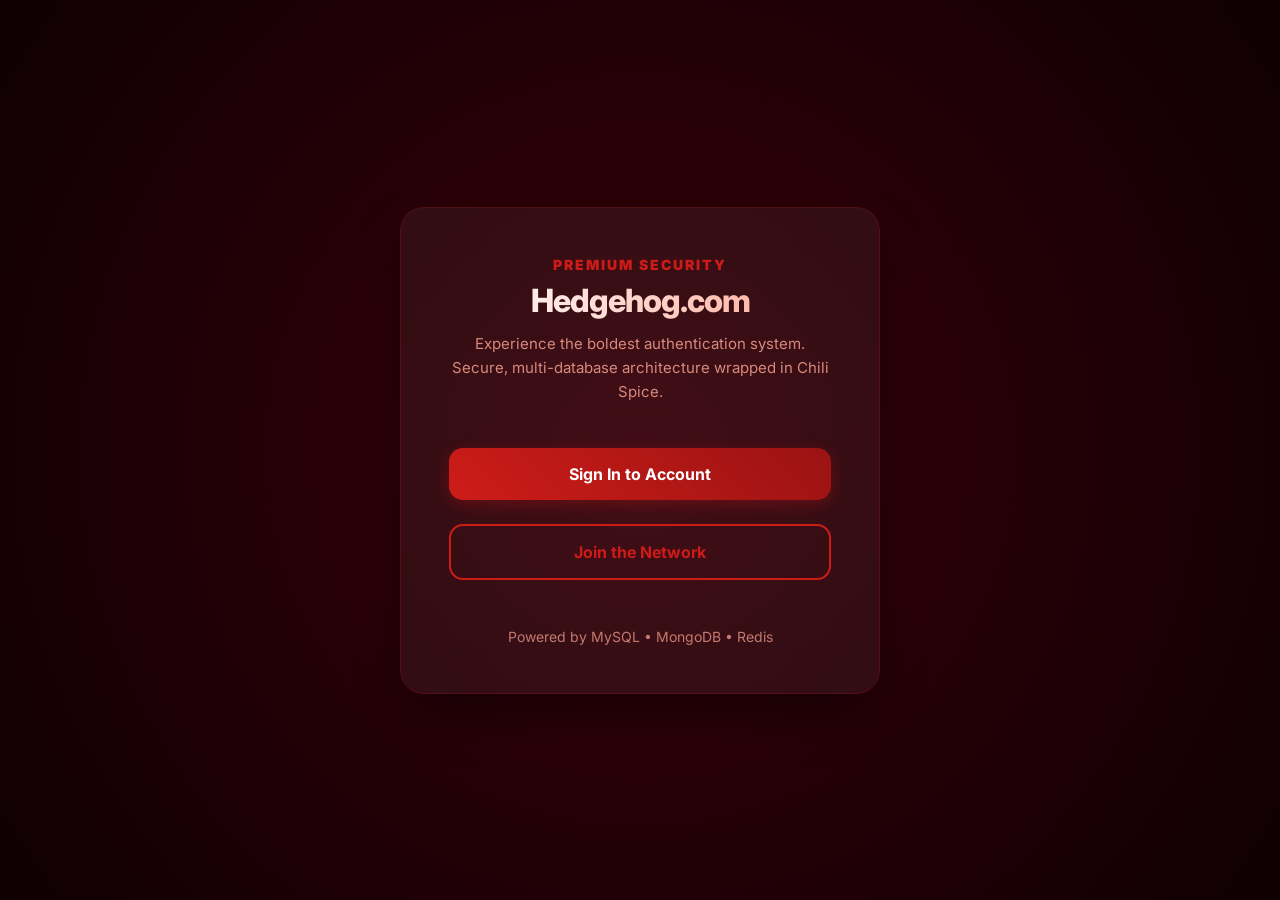
<file: index.html>
<!DOCTYPE html>
<html lang="en">
<head>
    <meta charset="UTF-8">
    <meta name="viewport" content="width=device-width, initial-scale=1.0">
    <title>Hedgehog | Chili Spice Experience</title>
    <link rel="stylesheet" href="css/style.css">
    <link href="https://fonts.googleapis.com/css2?family=Inter:wght@400;600;700;800;900&display=swap" rel="stylesheet">
</head>
<body>
    <div id="toast-container"></div>
    <div class="container fade-in">
        <div class="glass-card">
            <span class="brand-text">Premium Security</span>
            <h1>Hedgehog.com</h1>
            <p>Experience the boldest authentication system. Secure, multi-database architecture wrapped in Chili Spice.</p>
            
            <div style="display: flex; flex-direction: column; gap: 12px;">
                <a href="login.html" class="btn btn-primary">Sign In to Account</a>
                <a href="register.html" class="btn btn-outline">Join the Network</a>
            </div>

            <div class="form-footer" style="margin-top: 48px;">
                Powered by MySQL • MongoDB • Redis
            </div>
        </div>
    </div>
</body>
</html>
</file>
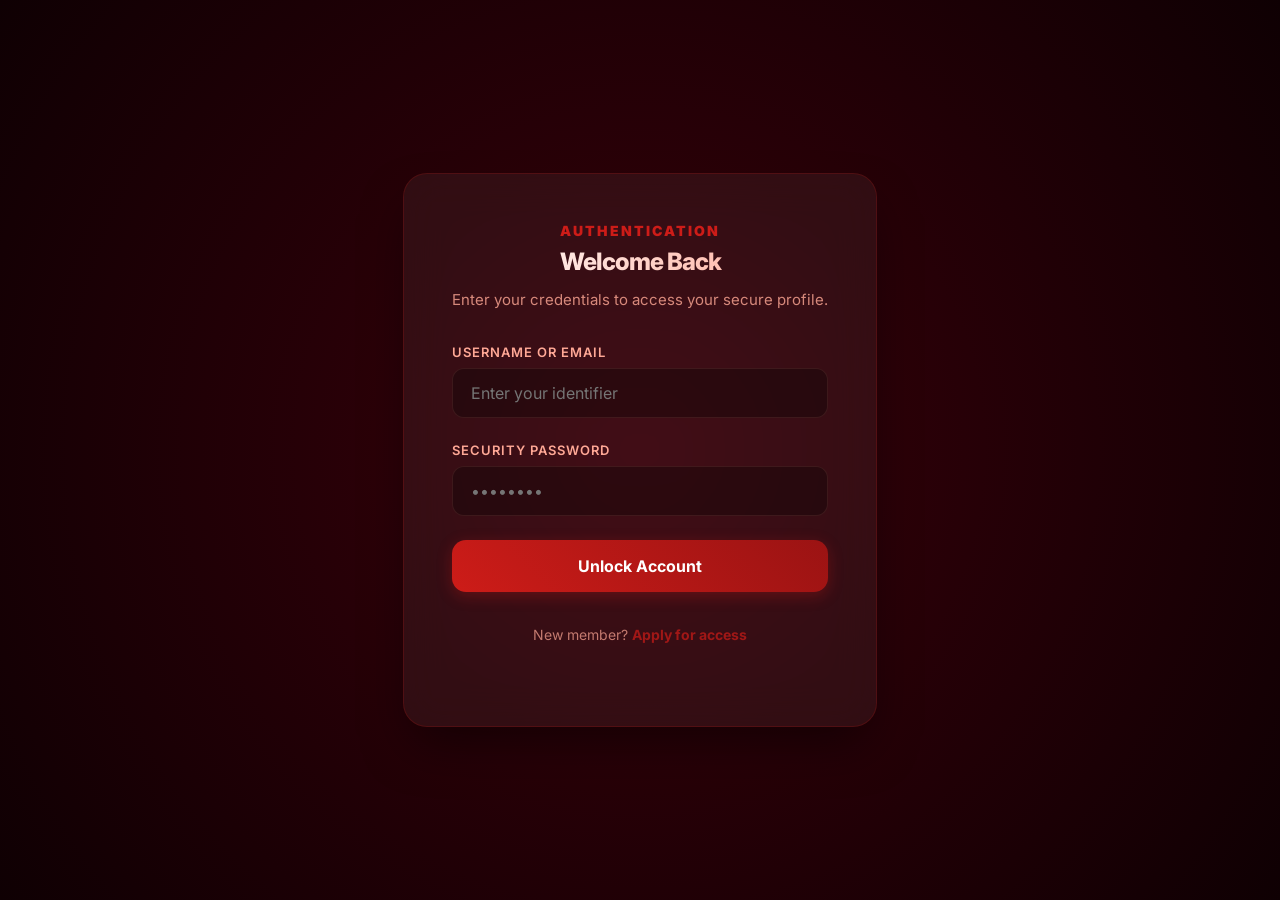
<file: login.html>
<!DOCTYPE html>
<html lang="en">
<head>
    <meta charset="UTF-8">
    <meta name="viewport" content="width=device-width, initial-scale=1.0">
    <title>Sign In | Hedgehog</title>
    <link rel="stylesheet" href="css/style.css">
    <link href="https://fonts.googleapis.com/css2?family=Inter:wght@400;600;700;800;900&display=swap" rel="stylesheet">
</head>
<body>
    <div id="toast-container"></div>
    <div class="container fade-in">
        <div class="glass-card">
            <span class="brand-text">Authentication</span>
            <h2>Welcome Back</h2>
            <p>Enter your credentials to access your secure profile.</p>
            
            <form id="loginForm">
                <div class="form-group">
                    <label for="identifier">Username or Email</label>
                    <input type="text" id="identifier" placeholder="Enter your identifier" required>
                </div>
                <div class="form-group">
                    <label for="password">Security Password</label>
                    <input type="password" id="password" placeholder="••••••••" required>
                </div>
                
                <button type="submit" id="submitBtn" class="btn btn-primary">
                    <span>Unlock Account</span>
                </button>
                
                <p class="form-footer">New member? <a href="register.html">Apply for access</a></p>
            </form>
        </div>
    </div>
    <script src="js/login.js"></script>
</body>
</html>
</file>
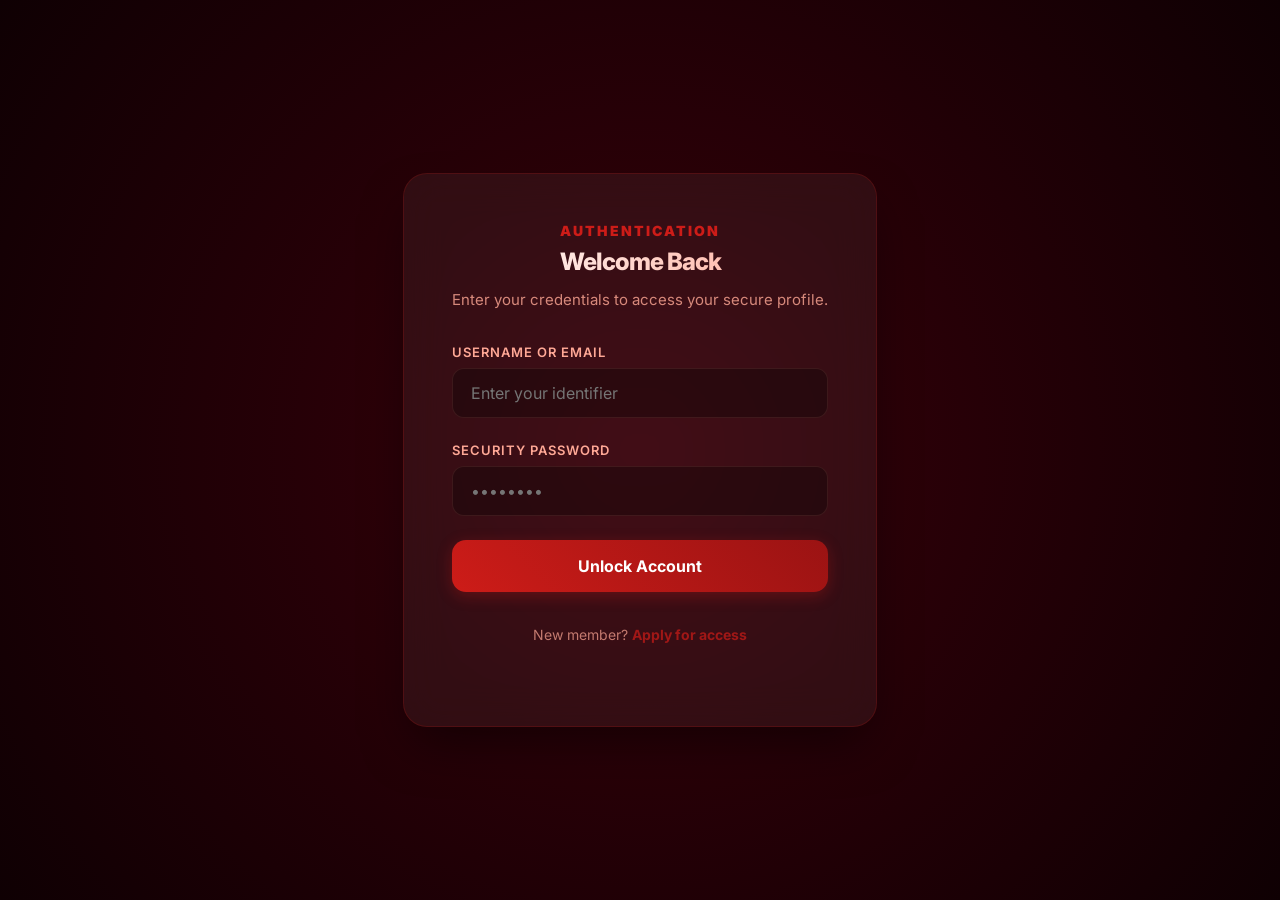
<file: profile.html>
<!DOCTYPE html>
<html lang="en">
<head>
    <meta charset="UTF-8">
    <meta name="viewport" content="width=device-width, initial-scale=1.0">
    <title>Profile | Hedgehog</title>
    <link rel="stylesheet" href="css/style.css">
    <link href="https://fonts.googleapis.com/css2?family=Inter:wght@400;600;700;800;900&display=swap" rel="stylesheet">
</head>
<body>
    <div id="toast-container"></div>
    <div class="container fade-in">
        <!-- View Mode -->
        <div id="profileView" class="glass-card">
            <div style="display: flex; justify-content: space-between; align-items: center; margin-bottom: 32px;">
                <span class="brand-text">Member Vault</span>
                <button id="logoutBtn" style="background: none; border: none; color: #ff4444; font-weight: 800; cursor: pointer; text-transform: uppercase; font-size: 12px;">Terminate Session</button>
            </div>

            <img id="display_pic" src="" alt="Avatar" class="profile-avatar">
            
            <h2 id="display_name" style="margin-bottom: 4px; color: #ffffff;">Loading...</h2>
            <p id="display_email" style="font-size: 14px; margin-bottom: 24px; color: #888;"></p>

            <div class="profile-stats">
                <div class="stat-item">
                    <div class="stat-label">Username</div>
                    <div id="display_username" class="stat-value">...</div>
                </div>
                <div class="stat-item">
                    <div class="stat-label">Identity ID</div>
                    <div id="display_id" class="stat-value">#...</div>
                </div>
                <div class="stat-item">
                    <div class="stat-label">Age</div>
                    <div id="display_age" class="stat-value">...</div>
                </div>
                <div class="stat-item">
                    <div class="stat-label">Birth Date</div>
                    <div id="display_dob" class="stat-value">...</div>
                </div>
                <div class="stat-item" style="grid-column: span 2;">
                    <div class="stat-label">Mobile Link</div>
                    <div id="display_mobile" class="stat-value">...</div>
                </div>
            </div>

            <button id="editBtn" class="btn btn-primary" style="margin-top: 32px;">Modify Vault Details</button>
        </div>

        <!-- Edit Mode -->
        <div id="profileEdit" class="glass-card" style="display: none;">
            <span class="brand-text">Management</span>
            <h2>Update Identity</h2>
            <p>All changes are reflected across MySQL and MongoDB instantly.</p>
            
            <form id="profileForm">
                <div class="form-group">
                    <label for="edit_name">Full Legal Name</label>
                    <input type="text" id="edit_name">
                </div>
                
                <div style="display: grid; grid-template-columns: 1fr 1fr; gap: 20px;">
                    <div class="form-group">
                        <label for="edit_age">Age</label>
                        <input type="number" id="edit_age">
                    </div>
                    <div class="form-group">
                        <label for="edit_dob">Date of Birth</label>
                        <input type="date" id="edit_dob">
                    </div>
                </div>

                <div class="form-group">
                    <label for="edit_mobile">Mobile Link</label>
                    <input type="tel" id="edit_mobile">
                </div>
                
                <div class="form-group">
                    <label for="edit_password">New Security Key (Optional)</label>
                    <input type="password" id="edit_password" placeholder="Leave blank to maintain current">
                </div>

                <div style="display: flex; gap: 12px; margin-top: 24px;">
                    <button type="submit" id="saveBtn" class="btn btn-primary" style="flex: 1; margin: 0;">Push Changes</button>
                    <button type="button" id="cancelEditBtn" class="btn btn-outline" style="flex: 1; margin: 0;">Abort</button>
                </div>
            </form>
        </div>
    </div>
    <script src="js/profile.js"></script>
</body>
</html>
</file>
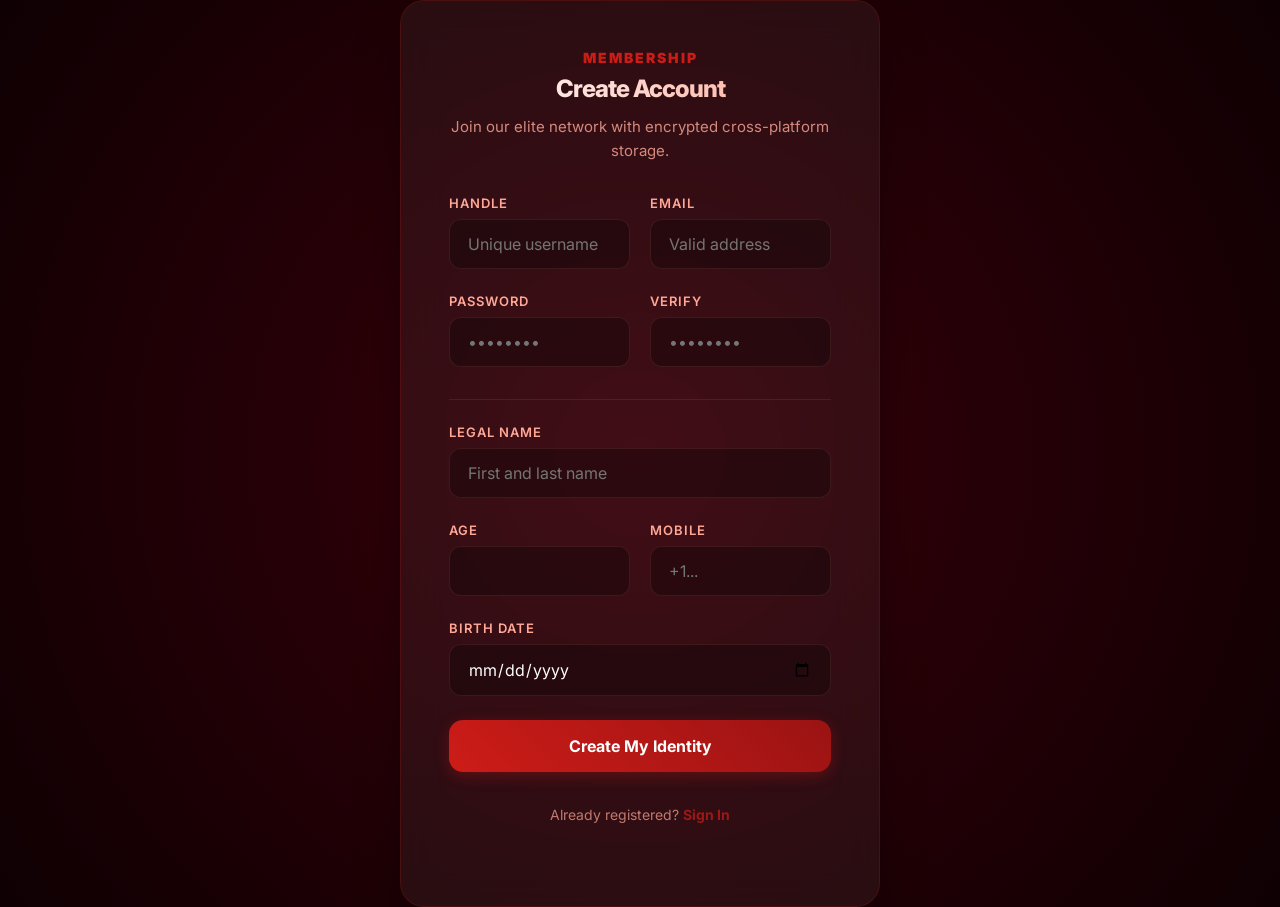
<file: register.html>
<!DOCTYPE html>
<html lang="en">
<head>
    <meta charset="UTF-8">
    <meta name="viewport" content="width=device-width, initial-scale=1.0">
    <title>Register | Hedgehog</title>
    <link rel="stylesheet" href="css/style.css">
    <link href="https://fonts.googleapis.com/css2?family=Inter:wght@400;600;700;800;900&display=swap" rel="stylesheet">
</head>
<body>
    <div id="toast-container"></div>
    <div class="container fade-in" style="max-width: 540px;">
        <div class="glass-card">
            <span class="brand-text">Membership</span>
            <h2>Create Account</h2>
            <p>Join our elite network with encrypted cross-platform storage.</p>
            
            <form id="registerForm">
                <div style="display: grid; grid-template-columns: 1fr 1fr; gap: 20px;">
                    <div class="form-group">
                        <label for="username">Handle</label>
                        <input type="text" id="username" placeholder="Unique username" required>
                    </div>
                    <div class="form-group">
                        <label for="email">Email</label>
                        <input type="email" id="email" placeholder="Valid address" required>
                    </div>
                </div>

                <div style="display: grid; grid-template-columns: 1fr 1fr; gap: 20px;">
                    <div class="form-group">
                        <label for="password">Password</label>
                        <input type="password" id="password" placeholder="••••••••" required>
                    </div>
                    <div class="form-group">
                        <label for="confirm_password">Verify</label>
                        <input type="password" id="confirm_password" placeholder="••••••••" required>
                    </div>
                </div>
                
                <div style="height: 1px; background: rgba(255, 168, 150, 0.1); margin: 8px 0 24px;"></div>

                <div class="form-group">
                    <label for="name">Legal Name</label>
                    <input type="text" id="name" placeholder="First and last name" required>
                </div>

                <div style="display: grid; grid-template-columns: 1fr 1fr; gap: 20px;">
                    <div class="form-group">
                        <label for="age">Age</label>
                        <input type="number" id="age" required>
                    </div>
                    <div class="form-group">
                        <label for="mobile">Mobile</label>
                        <input type="tel" id="mobile" placeholder="+1..." required>
                    </div>
                </div>

                <div class="form-group">
                    <label for="dob">Birth Date</label>
                    <input type="date" id="dob" required>
                </div>
                
                <button type="submit" id="submitBtn" class="btn btn-primary" style="margin-top: 12px;">
                    <span>Create My Identity</span>
                </button>
                
                <p class="form-footer">Already registered? <a href="login.html">Sign In</a></p>
            </form>
        </div>
    </div>
    <script src="js/register.js"></script>
</body>
</html>
</file>
<file: css/style.css>
:root {
    --red: #CD1C18;
    --peach: #FFA896;
    --crimson: #9B1313;
    --wine: #38000A;
    --bg-dark: #0f0003;
    --glass: rgba(255, 255, 255, 0.05);
    --glass-border: rgba(205, 28, 24, 0.2);
    --transition: all 0.3s cubic-bezier(0.4, 0, 0.2, 1);
}

* {
    margin: 0;
    padding: 0;
    box-sizing: border-box;
    font-family: 'Inter', 'Segoe UI', system-ui, -apple-system, sans-serif;
}

body {
    background: radial-gradient(circle at center, var(--wine) 0%, var(--bg-dark) 100%);
    color: #ffffff;
    min-height: 100vh;
    display: flex;
    justify-content: center;
    align-items: center;
    overflow-x: hidden;
}

/* Page Animations */
.fade-in {
    animation: fadeIn 0.8s ease-out forwards;
}

@keyframes fadeIn {
    from { opacity: 0; transform: translateY(10px); }
    to { opacity: 1; transform: translateY(0); }
}

/* Glassmorphism Card */
.glass-card {
    background: var(--glass);
    backdrop-filter: blur(20px);
    -webkit-backdrop-filter: blur(20px);
    border: 1px solid var(--glass-border);
    border-radius: 24px;
    padding: 48px;
    width: 100%;
    max-width: 480px;
    box-shadow: 0 25px 50px -12px rgba(0, 0, 0, 0.5);
    transition: var(--transition);
    text-align: center;
}

.glass-card:hover {
    transform: translateY(-8px);
    border-color: rgba(205, 28, 24, 0.4);
    box-shadow: 0 0 30px rgba(205, 28, 24, 0.15);
}

/* Typography */
h1, h2, h3 {
    font-weight: 800;
    letter-spacing: -1px;
    margin-bottom: 12px;
    background: linear-gradient(to right, #ffffff, var(--peach));
    -webkit-background-clip: text;
    -webkit-text-fill-color: transparent;
}

.brand-text {
    color: var(--red);
    font-weight: 900;
    text-transform: uppercase;
    letter-spacing: 2px;
    font-size: 14px;
    margin-bottom: 8px;
    display: block;
}

p {
    color: var(--peach);
    font-size: 15px;
    line-height: 1.6;
    margin-bottom: 32px;
    opacity: 0.8;
}

/* Form Elements */
.form-group {
    margin-bottom: 24px;
    text-align: left;
    position: relative;
}

.form-group label {
    display: block;
    font-size: 13px;
    font-weight: 600;
    color: var(--peach);
    margin-bottom: 8px;
    text-transform: uppercase;
    letter-spacing: 1px;
}

.form-group input {
    width: 100%;
    background: rgba(0, 0, 0, 0.3);
    border: 1px solid rgba(255, 168, 150, 0.1);
    border-radius: 12px;
    padding: 14px 18px;
    color: #ffffff;
    font-size: 16px;
    transition: var(--transition);
    outline: none;
}

.form-group input:focus {
    border-color: var(--peach);
    box-shadow: 0 0 15px rgba(255, 168, 150, 0.2);
    background: rgba(0, 0, 0, 0.5);
}

/* Buttons */
.btn {
    width: 100%;
    padding: 16px;
    border-radius: 14px;
    border: none;
    font-size: 16px;
    font-weight: 700;
    cursor: pointer;
    transition: var(--transition);
    display: flex;
    justify-content: center;
    align-items: center;
    gap: 12px;
    text-decoration: none;
    margin-top: 12px;
}

.btn-primary {
    background: linear-gradient(45deg, var(--red), var(--crimson));
    color: #ffffff;
    box-shadow: 0 4px 15px rgba(205, 28, 24, 0.3);
}

.btn-primary:hover {
    transform: scale(1.02);
    box-shadow: 0 0 25px rgba(205, 28, 24, 0.5);
    filter: brightness(1.1);
}

.btn-outline {
    background: transparent;
    border: 2px solid var(--red);
    color: var(--red);
}

.btn-outline:hover {
    background: rgba(205, 28, 24, 0.1);
    transform: scale(1.02);
}

/* Toast System */
#toast-container {
    position: fixed;
    top: 24px;
    right: 24px;
    z-index: 1000;
}

.toast {
    background: rgba(15, 0, 3, 0.9);
    backdrop-filter: blur(10px);
    border: 1px solid var(--glass-border);
    border-left: 4px solid var(--red);
    padding: 16px 24px;
    border-radius: 12px;
    color: white;
    margin-bottom: 12px;
    box-shadow: 0 10px 30px rgba(0,0,0,0.5);
    animation: slideIn 0.4s cubic-bezier(0.18, 0.89, 0.32, 1.28);
    display: flex;
    align-items: center;
    gap: 12px;
    min-width: 300px;
}

@keyframes slideIn {
    from { transform: translateX(100%); opacity: 0; }
    to { transform: translateX(0); opacity: 1; }
}

.toast.success { border-left-color: #00f260; }
.toast.error { border-left-color: var(--red); animation: slideIn 0.4s, shake 0.4s; }

/* Spinner */
.spinner {
    width: 20px;
    height: 20px;
    border: 3px solid rgba(255,255,255,0.2);
    border-top-color: #ffffff;
    border-radius: 50%;
    animation: spin 0.8s linear infinite;
}

@keyframes spin {
    to { transform: rotate(360deg); }
}

@keyframes shake {
    0%, 100% { transform: translateX(0); }
    25% { transform: translateX(-8px); }
    75% { transform: translateX(8px); }
}

/* Profile Elements */
.profile-avatar {
    width: 100px;
    height: 100px;
    border-radius: 50%;
    border: 4px solid var(--red);
    margin: 0 auto 24px;
    padding: 4px;
    background: var(--wine);
    transition: var(--transition);
}

.profile-avatar:hover {
    transform: rotate(10deg) scale(1.1);
    border-color: var(--peach);
}

.profile-stats {
    display: grid;
    grid-template-columns: repeat(2, 1fr);
    gap: 16px;
    margin-top: 32px;
    text-align: left;
}

.stat-item {
    background: rgba(255, 255, 255, 0.03);
    padding: 16px;
    border-radius: 16px;
    border: 1px solid rgba(255, 168, 150, 0.05);
}

.stat-label {
    font-size: 11px;
    color: var(--peach);
    text-transform: uppercase;
    font-weight: 700;
    margin-bottom: 4px;
}

.stat-value {
    font-size: 15px;
    font-weight: 600;
    color: #ffffff;
}

.form-footer {
    margin-top: 32px;
    font-size: 14px;
    color: var(--peach);
    opacity: 0.7;
}

.form-footer a {
    color: var(--red);
    text-decoration: none;
    font-weight: 700;
    transition: var(--transition);
}

.form-footer a:hover {
    color: var(--peach);
    text-decoration: underline;
}
</file>
